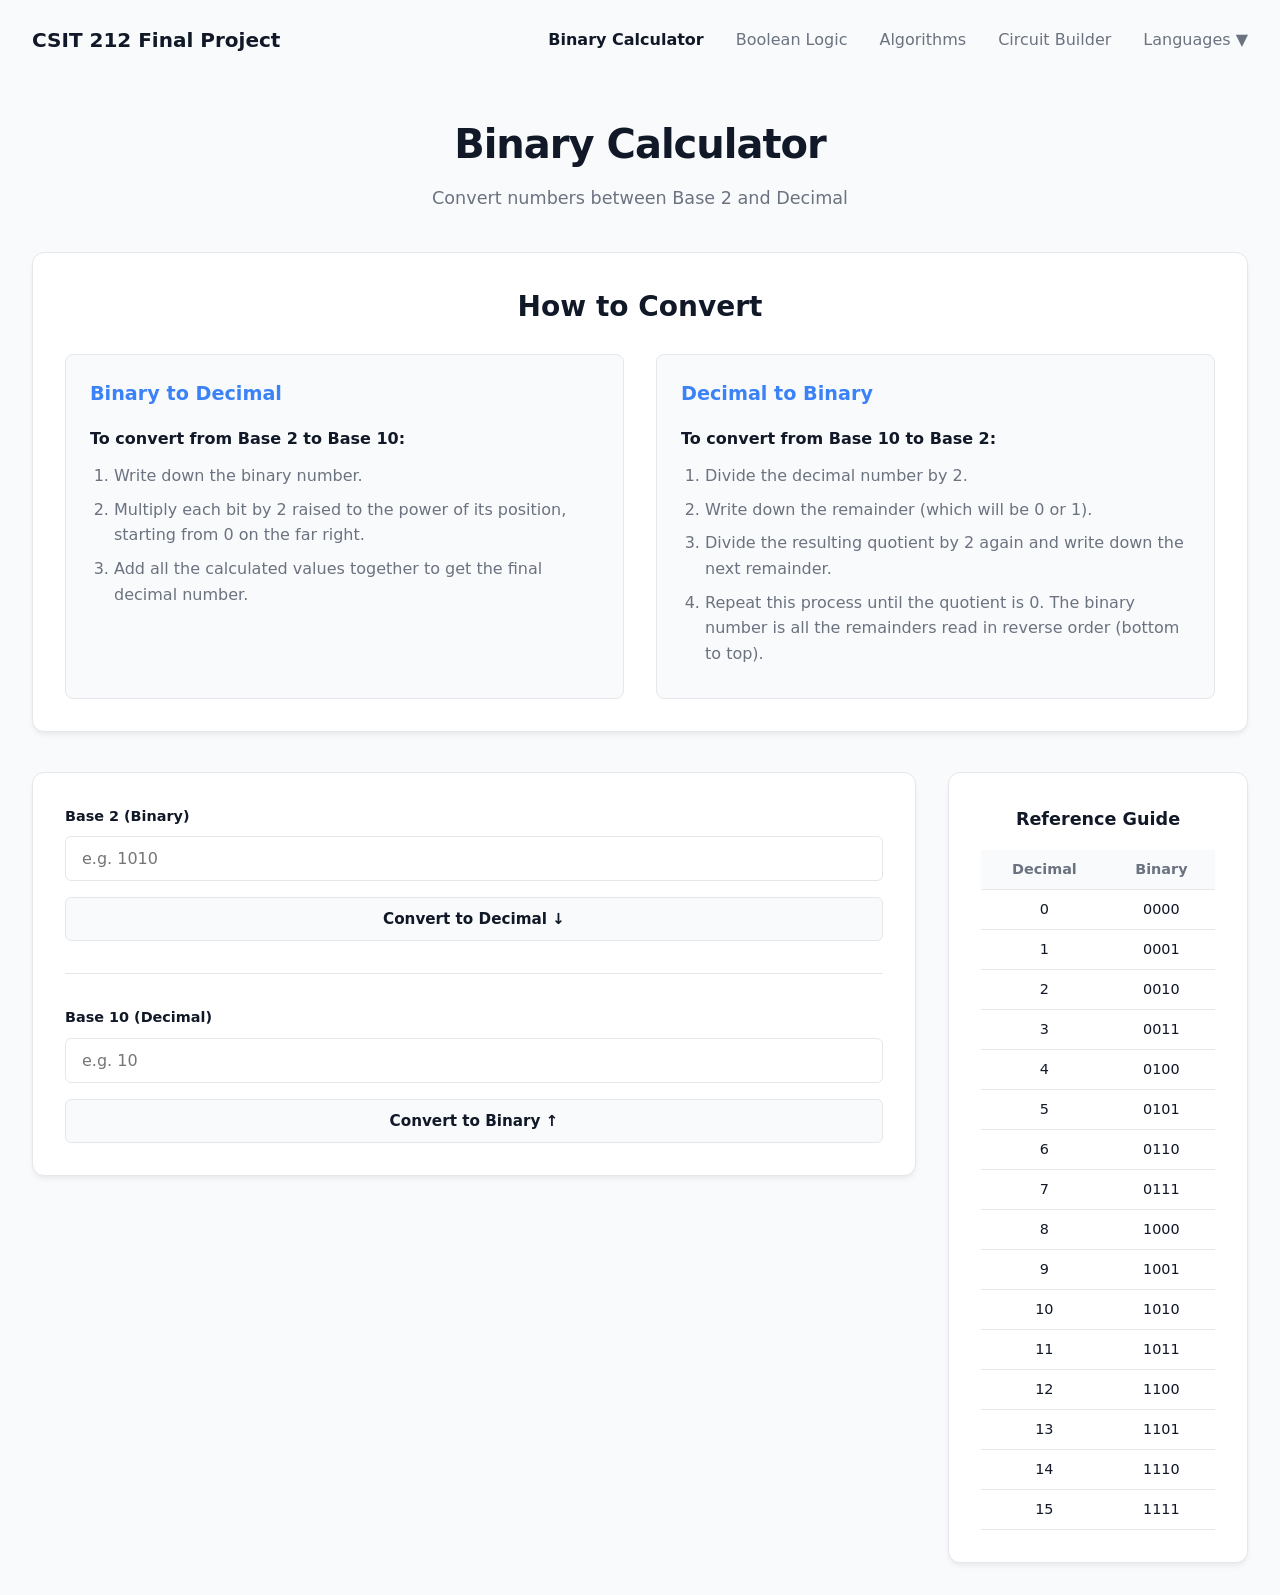
<file: index.html>
<!DOCTYPE html>
<html lang="en">
<head>
    <meta charset="UTF-8">
    <meta name="viewport" content="width=device-width, initial-scale=1.0">
    <title>CSIT 212 Final Project</title>
    <meta name="description" content="A simple and minimalistic binary conversion calculator.">
                <link rel="stylesheet" href="style.css">
</head>
<body>
    <nav class="navbar">
        <a href="index.html" class="nav-brand">CSIT 212 Final Project</a>
        <ul class="nav-links">
            <li><a href="index.html" class="active">Binary Calculator</a></li>
            <li><a href="boolean-logic.html">Boolean Logic</a></li>
            <li><a href="algorithm-visualizer.html">Algorithms</a></li>
            <li><a href="circuit-builder.html">Circuit Builder</a></li>
            <li class="dropdown">
                <a href="javascript:void(0)" class="dropbtn">Languages ▼</a>
                <div class="dropdown-content">
                    <a href="html-summary.html">HTML</a>
                    <a href="css-summary.html">CSS</a>
                    <a href="js-summary.html">JavaScript</a>
                    <a href="python-summary.html">Python</a>
                </div>
            </li>
        </ul>
    </nav>

    <main class="container">
        <header class="header">
            <h1>Binary Calculator</h1>
            <p>Convert numbers between Base 2 and Decimal</p>
        </header>

        <section class="instructions-section card" style="margin-bottom: 2.5rem;">
            <h2>How to Convert</h2>
            <div class="instructions-grid">
                <div class="instruction-block">
                    <h3>Binary to Decimal</h3>
                    <p>To convert from Base 2 to Base 10:</p>
                    <ol>
                        <li>Write down the binary number.</li>
                        <li>Multiply each bit by 2 raised to the power of its position, starting from 0 on the far right.</li>
                        <li>Add all the calculated values together to get the final decimal number.</li>
                    </ol>
                </div>
                <div class="instruction-block">
                    <h3>Decimal to Binary</h3>
                    <p>To convert from Base 10 to Base 2:</p>
                    <ol>
                        <li>Divide the decimal number by 2.</li>
                        <li>Write down the remainder (which will be 0 or 1).</li>
                        <li>Divide the resulting quotient by 2 again and write down the next remainder.</li>
                        <li>Repeat this process until the quotient is 0. The binary number is all the remainders read in reverse order (bottom to top).</li>
                    </ol>
                </div>
            </div>
        </section>

        <div class="main-content">
            <section class="calculator-card card">
                <div class="input-group">
                    <label for="binaryInput">Base 2 (Binary)</label>
                    <input type="text" id="binaryInput" placeholder="e.g. 1010" autocomplete="off">
                    <button id="btnToDecimal" class="btn">Convert to Decimal &darr;</button>
                </div>

                <div class="divider"></div>

                <div class="input-group">
                    <label for="decimalInput">Base 10 (Decimal)</label>
                    <input type="number" id="decimalInput" placeholder="e.g. 10" autocomplete="off">
                    <button id="btnToBinary" class="btn">Convert to Binary &uarr;</button>
                </div>
                
                <div id="errorMessage" class="error-msg" hidden>Invalid input</div>
            </section>

            <aside class="reference-table card">
                <h3>Reference Guide</h3>
                <table>
                    <thead>
                        <tr><th>Decimal</th><th>Binary</th></tr>
                    </thead>
                    <tbody>
                        <tr><td>0</td><td>0000</td></tr>
                        <tr><td>1</td><td>0001</td></tr>
                        <tr><td>2</td><td>0010</td></tr>
                        <tr><td>3</td><td>0011</td></tr>
                        <tr><td>4</td><td>0100</td></tr>
                        <tr><td>5</td><td>0101</td></tr>
                        <tr><td>6</td><td>0110</td></tr>
                        <tr><td>7</td><td>0111</td></tr>
                        <tr><td>8</td><td>1000</td></tr>
                        <tr><td>9</td><td>1001</td></tr>
                        <tr><td>10</td><td>1010</td></tr>
                        <tr><td>11</td><td>1011</td></tr>
                        <tr><td>12</td><td>1100</td></tr>
                        <tr><td>13</td><td>1101</td></tr>
                        <tr><td>14</td><td>1110</td></tr>
                        <tr><td>15</td><td>1111</td></tr>
                    </tbody>
                </table>
            </aside>
        </div>

        
    </main>

    <script src="script.js"></script>
</body>
</html>
</file>
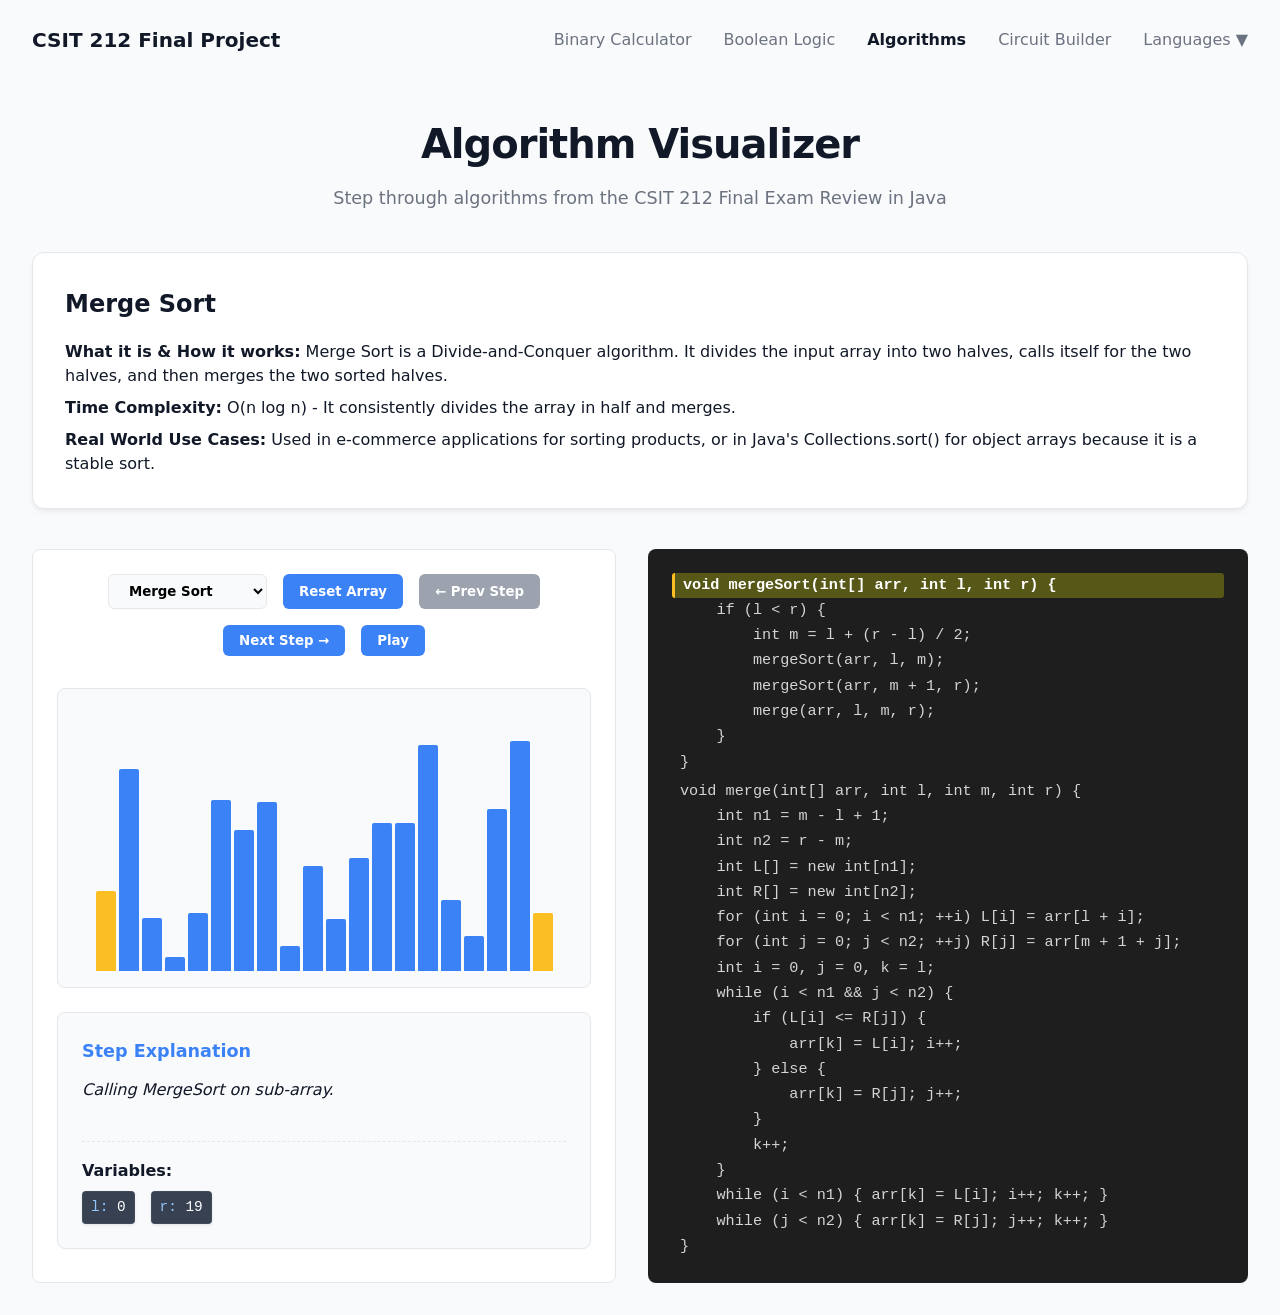
<file: algorithm-visualizer.html>
<!DOCTYPE html>
<html lang="en">
<head>
    <meta charset="UTF-8">
    <meta name="viewport" content="width=device-width, initial-scale=1.0">
    <title>Algorithm Visualizer | CSIT 212 Final Project</title>
    <meta name="description" content="Interactive algorithm visualizer with Java code stepping.">
                <link rel="stylesheet" href="style.css">
    <link rel="stylesheet" href="visualizer.css">
</head>
<body>
    <nav class="navbar">
        <a href="index.html" class="nav-brand">CSIT 212 Final Project</a>
        <ul class="nav-links">
            <li><a href="index.html">Binary Calculator</a></li>
            <li><a href="boolean-logic.html">Boolean Logic</a></li>
            <li><a href="algorithm-visualizer.html" class="active">Algorithms</a></li>
            <li><a href="circuit-builder.html">Circuit Builder</a></li>
            <li class="dropdown">
                <a href="javascript:void(0)" class="dropbtn">Languages ▼</a>
                <div class="dropdown-content">
                    <a href="html-summary.html">HTML</a>
                    <a href="css-summary.html">CSS</a>
                    <a href="js-summary.html">JavaScript</a>
                    <a href="python-summary.html">Python</a>
                </div>
            </li>
        </ul>
    </nav>

    <main class="container">
        <header class="header">
            <h1>Algorithm Visualizer</h1>
            <p>Step through algorithms from the CSIT 212 Final Exam Review in Java</p>
        </header>

        <section id="algorithmDetails" class="card" style="margin-bottom: 2.5rem; padding: 2rem;">
            <!-- Injected by JS -->
        </section>

        <section class="visualizer-container">
            <div class="visualization-panel">
                <div class="controls">
                    <select id="algoSelect">
                        <option value="merge">Merge Sort</option>
                        <option value="quick">Quick Sort</option>
                        <option value="insertion">Insertion Sort</option>
                        <option value="heap">Heap Sort</option>
                        <option value="counting">Counting Sort</option>
                        <option value="diddy">Diddy Sort</option>
                    </select>
                    <button id="btnReset">Reset Array</button>
                    <button id="btnPrev" disabled>&larr; Prev Step</button>
                    <button id="btnNext">Next Step &rarr;</button>
                    <button id="btnPlay">Play</button>
                </div>
                <div id="arrayContainer" class="array-container">
                    <!-- Bars generated by JS -->
                </div>
                <div id="stepDetails" class="step-details-card" style="margin-top: 1.5rem; padding: 1.5rem; border: 1px solid var(--border-color); border-radius: 8px; background-color: var(--bg-color);">
                    <h3>Step Explanation</h3>
                    <p id="explanationText" style="margin-bottom: 1rem; color: var(--text-main); font-style: italic;">Select an algorithm and press Play or Next to see how it works!</p>
                    <div id="variableWatch" class="variable-watch">
                        <strong>Variables:</strong>
                        <div id="variableList" style="display: flex; gap: 1rem; margin-top: 0.5rem; font-family: 'Consolas', monospace;">
                            <!-- Variables injected by JS -->
                        </div>
                    </div>
                </div>
            </div>

            <div class="code-panel">
                <div id="codeContainer">
                    <!-- Java Code injected by JS -->
                </div>
            </div>
        </section>
    </main>

    <script src="visualizer.js"></script>
</body>
</html>
</file>
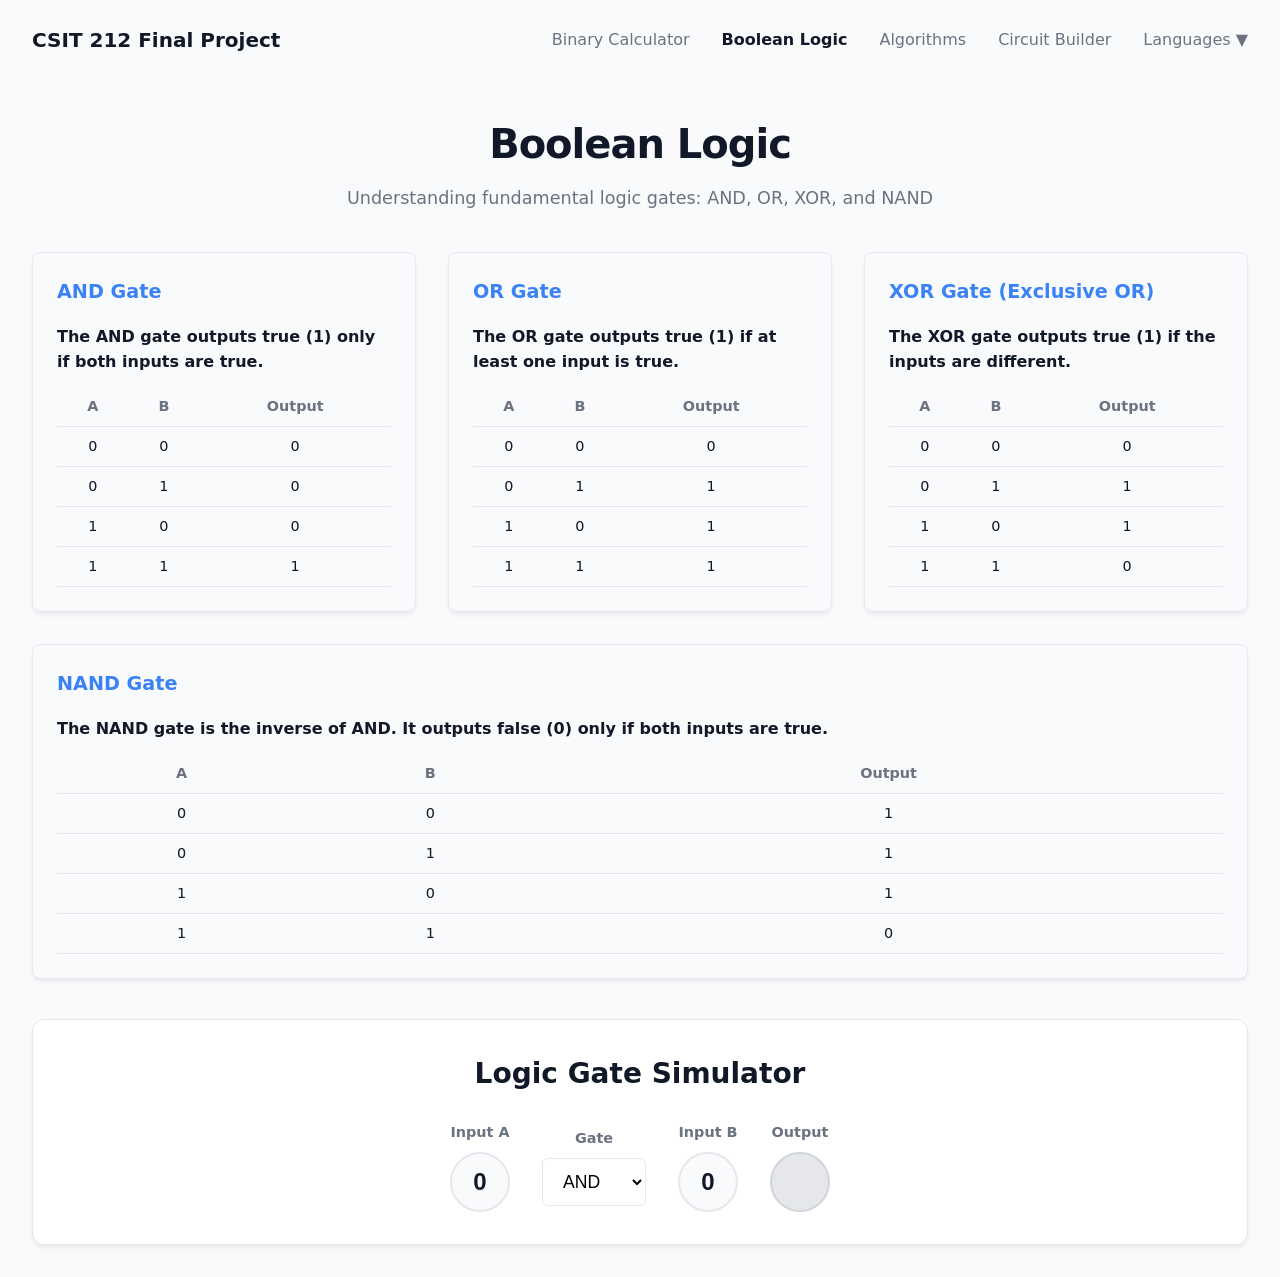
<file: boolean-logic.html>
<!DOCTYPE html>
<html lang="en">
<head>
    <meta charset="UTF-8">
    <meta name="viewport" content="width=device-width, initial-scale=1.0">
    <title>Boolean Logic | CSIT 212 Final Project</title>
    <meta name="description" content="Explanation of boolean logic gates: AND, OR, XOR, NAND.">
                <link rel="stylesheet" href="style.css">
</head>
<body>
    <nav class="navbar">
        <a href="index.html" class="nav-brand">CSIT 212 Final Project</a>
        <ul class="nav-links">
            <li><a href="index.html">Binary Calculator</a></li>
            <li><a href="boolean-logic.html" class="active">Boolean Logic</a></li>
            <li><a href="algorithm-visualizer.html">Algorithms</a></li>
            <li><a href="circuit-builder.html">Circuit Builder</a></li>
            <li class="dropdown">
                <a href="javascript:void(0)" class="dropbtn">Languages ▼</a>
                <div class="dropdown-content">
                    <a href="html-summary.html">HTML</a>
                    <a href="css-summary.html">CSS</a>
                    <a href="js-summary.html">JavaScript</a>
                    <a href="python-summary.html">Python</a>
                </div>
            </li>
        </ul>
    </nav>

    <main class="container">
        <header class="header">
            <h1>Boolean Logic</h1>
            <p>Understanding fundamental logic gates: AND, OR, XOR, and NAND</p>
        </header>

        <section class="instructions-section" style="margin-bottom: 2.5rem;">
            <div class="instructions-grid">
                
                <div class="instruction-block card">
                    <h3>AND Gate</h3>
                    <p>The AND gate outputs true (1) only if <strong>both</strong> inputs are true.</p>
                    <table>
                        <thead>
                            <tr><th>A</th><th>B</th><th>Output</th></tr>
                        </thead>
                        <tbody>
                            <tr><td>0</td><td>0</td><td>0</td></tr>
                            <tr><td>0</td><td>1</td><td>0</td></tr>
                            <tr><td>1</td><td>0</td><td>0</td></tr>
                            <tr><td>1</td><td>1</td><td>1</td></tr>
                        </tbody>
                    </table>
                </div>

                <div class="instruction-block card">
                    <h3>OR Gate</h3>
                    <p>The OR gate outputs true (1) if <strong>at least one</strong> input is true.</p>
                    <table>
                        <thead>
                            <tr><th>A</th><th>B</th><th>Output</th></tr>
                        </thead>
                        <tbody>
                            <tr><td>0</td><td>0</td><td>0</td></tr>
                            <tr><td>0</td><td>1</td><td>1</td></tr>
                            <tr><td>1</td><td>0</td><td>1</td></tr>
                            <tr><td>1</td><td>1</td><td>1</td></tr>
                        </tbody>
                    </table>
                </div>

                <div class="instruction-block card">
                    <h3>XOR Gate (Exclusive OR)</h3>
                    <p>The XOR gate outputs true (1) if the inputs are <strong>different</strong>.</p>
                    <table>
                        <thead>
                            <tr><th>A</th><th>B</th><th>Output</th></tr>
                        </thead>
                        <tbody>
                            <tr><td>0</td><td>0</td><td>0</td></tr>
                            <tr><td>0</td><td>1</td><td>1</td></tr>
                            <tr><td>1</td><td>0</td><td>1</td></tr>
                            <tr><td>1</td><td>1</td><td>0</td></tr>
                        </tbody>
                    </table>
                </div>

                <div class="instruction-block card">
                    <h3>NAND Gate</h3>
                    <p>The NAND gate is the inverse of AND. It outputs false (0) only if <strong>both</strong> inputs are true.</p>
                    <table>
                        <thead>
                            <tr><th>A</th><th>B</th><th>Output</th></tr>
                        </thead>
                        <tbody>
                            <tr><td>0</td><td>0</td><td>1</td></tr>
                            <tr><td>0</td><td>1</td><td>1</td></tr>
                            <tr><td>1</td><td>0</td><td>1</td></tr>
                            <tr><td>1</td><td>1</td><td>0</td></tr>
                        </tbody>
                    </table>
                </div>

            </div>
        </section>

        <section class="interactive-logic card" style="text-align: center;">
            <h2>Logic Gate Simulator</h2>
            <div class="simulator-controls" style="display: flex; justify-content: center; gap: 2rem; align-items: center; margin-top: 1.5rem;">
                
                <div class="input-section">
                    <label>Input A</label>
                    <button id="btnInputA" class="toggle-btn" data-state="0">0</button>
                </div>

                <div class="gate-section">
                    <label for="gateSelect">Gate</label>
                    <select id="gateSelect" class="gate-select">
                        <option value="AND">AND</option>
                        <option value="OR">OR</option>
                        <option value="XOR">XOR</option>
                        <option value="NAND">NAND</option>
                    </select>
                </div>

                <div class="input-section">
                    <label>Input B</label>
                    <button id="btnInputB" class="toggle-btn" data-state="0">0</button>
                </div>

                <div class="output-section">
                    <label>Output</label>
                    <div id="lightBulb" class="light-bulb off"></div>
                </div>

            </div>
        </section>
    </main>

    <script src="script.js"></script>
</body>
</html>
</file>
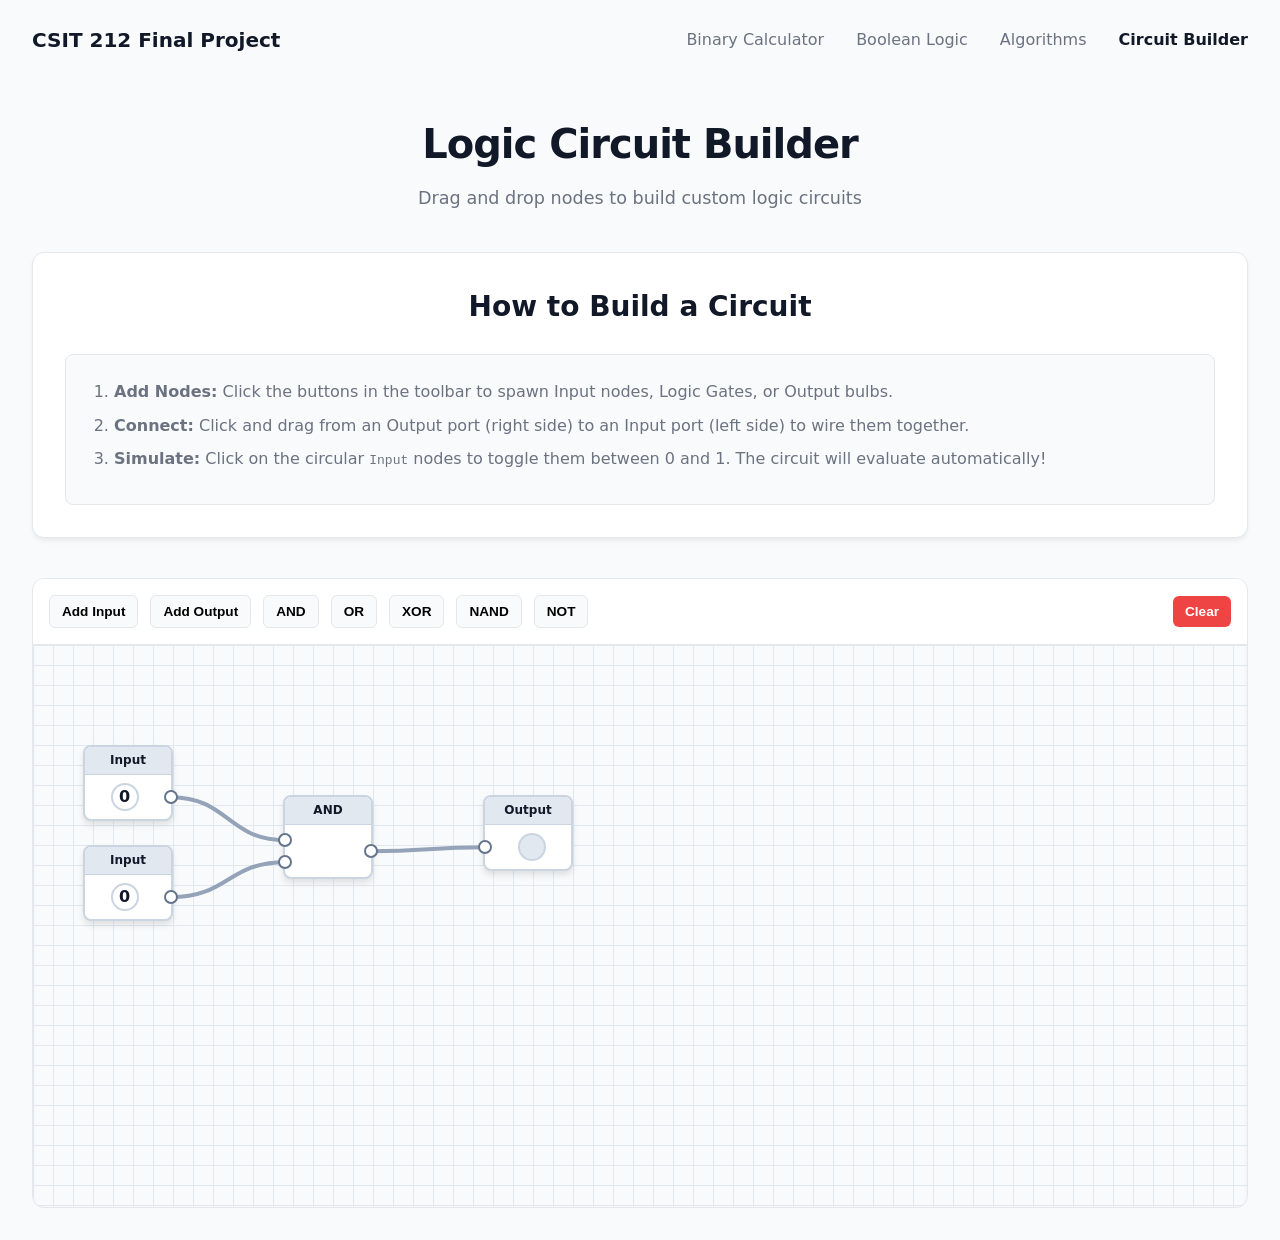
<file: circuit-builder.html>
<!DOCTYPE html>
<html lang="en">
<head>
    <meta charset="UTF-8">
    <meta name="viewport" content="width=device-width, initial-scale=1.0">
    <title>Logic Circuit Builder | CSIT 212 Final Project</title>
    <meta name="description" content="Interactive visual builder for boolean logic circuits.">
                <link rel="stylesheet" href="style.css">
    <link rel="stylesheet" href="circuit.css">
</head>
<body>
    <nav class="navbar">
        <a href="index.html" class="nav-brand">CSIT 212 Final Project</a>
        <ul class="nav-links">
            <li><a href="index.html">Binary Calculator</a></li>
            <li><a href="boolean-logic.html">Boolean Logic</a></li>
            <li><a href="algorithm-visualizer.html">Algorithms</a></li>
            <li><a href="circuit-builder.html" class="active">Circuit Builder</a></li>
        </ul>
    </nav>

    <main class="container">
        <header class="header">
            <h1>Logic Circuit Builder</h1>
            <p>Drag and drop nodes to build custom logic circuits</p>
        </header>

        <section class="instructions-section card" style="margin-bottom: 2.5rem;">
            <h2>How to Build a Circuit</h2>
            <div class="instructions-grid">
                <div class="instruction-block">
                    <ol>
                        <li><strong>Add Nodes:</strong> Click the buttons in the toolbar to spawn Input nodes, Logic Gates, or Output bulbs.</li>
                        <li><strong>Connect:</strong> Click and drag from an Output port (right side) to an Input port (left side) to wire them together.</li>
                        <li><strong>Simulate:</strong> Click on the circular <code>Input</code> nodes to toggle them between 0 and 1. The circuit will evaluate automatically!</li>
                    </ol>
                </div>
            </div>
        </section>

        <section class="circuit-layout">
            <div class="circuit-toolbar">
                <button class="toolbar-btn" id="addInput">Add Input</button>
                <button class="toolbar-btn" id="addOutput">Add Output</button>
                <button class="toolbar-btn" id="addAND">AND</button>
                <button class="toolbar-btn" id="addOR">OR</button>
                <button class="toolbar-btn" id="addXOR">XOR</button>
                <button class="toolbar-btn" id="addNAND">NAND</button>
                <button class="toolbar-btn" id="addNOT">NOT</button>
                <div style="flex:1"></div>
                <button class="toolbar-btn" style="background:#ef4444; color:white; border:none;" id="clearWorkspace">Clear</button>
            </div>
            <div class="circuit-workspace" id="workspace">
                <svg id="wireCanvas"></svg>
            </div>
        </section>
    </main>

    <script src="circuit.js"></script>
</body>
</html>
</file>
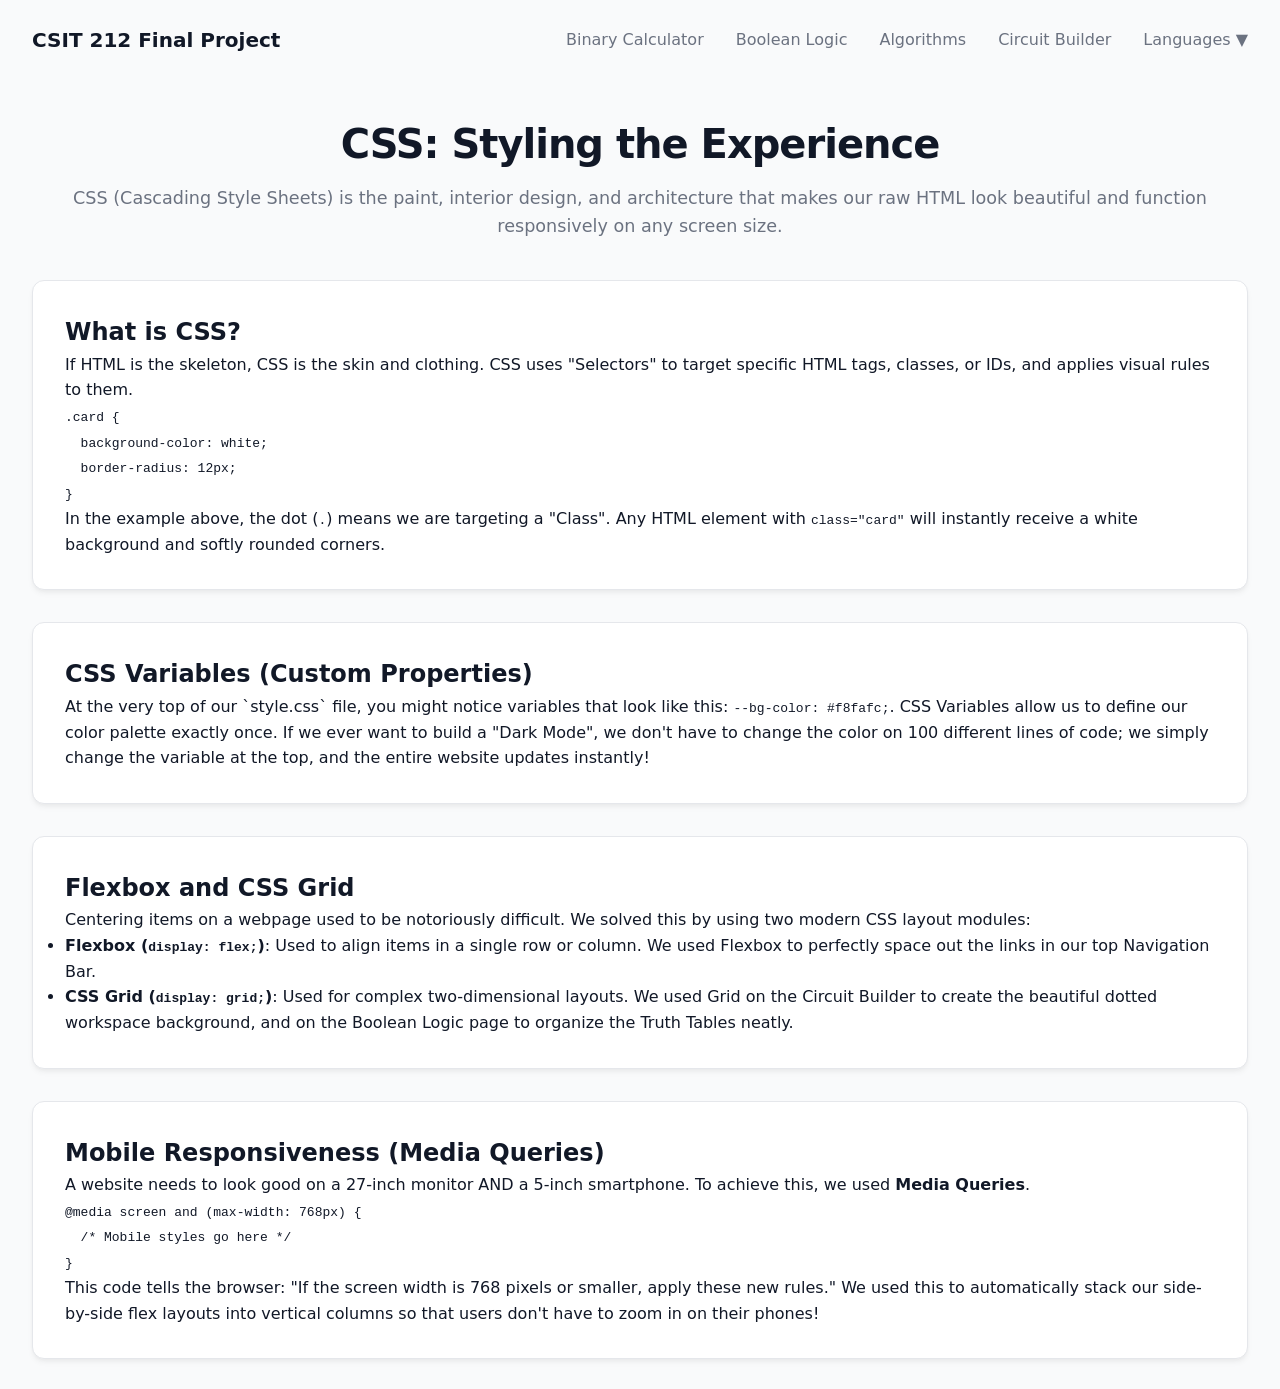
<file: css-summary.html>
<!DOCTYPE html>
<html lang="en">
<head>
    <meta charset="UTF-8">
    <meta name="viewport" content="width=device-width, initial-scale=1.0">
    <title>CSS Summary - CSIT 212 Final Project</title>
        <link rel="stylesheet" href="style.css">
</head>
<body>
    <nav class="navbar">
        <a href="index.html" class="nav-brand">CSIT 212 Final Project</a>
        <ul class="nav-links">
            <li><a href="index.html">Binary Calculator</a></li>
            <li><a href="boolean-logic.html">Boolean Logic</a></li>
            <li><a href="algorithm-visualizer.html">Algorithms</a></li>
            <li><a href="circuit-builder.html">Circuit Builder</a></li>
            <li class="dropdown">
                <a href="javascript:void(0)" class="dropbtn">Languages ▼</a>
                <div class="dropdown-content">
                    <a href="html-summary.html">HTML</a>
                    <a href="css-summary.html">CSS</a>
                    <a href="js-summary.html">JavaScript</a>
                    <a href="python-summary.html">Python</a>
                </div>
            </li>
        </ul>
    </nav>

    <main class="container">
        <header class="header">
            <h1>CSS: Styling the Experience</h1>
            <p>CSS (Cascading Style Sheets) is the paint, interior design, and architecture that makes our raw HTML look beautiful and function responsively on any screen size.</p>
        </header>

        <section class="educational-content">
            <article class="card" style="margin-bottom: 2rem;">
                <h2>What is CSS?</h2>
                <p>If HTML is the skeleton, CSS is the skin and clothing. CSS uses "Selectors" to target specific HTML tags, classes, or IDs, and applies visual rules to them.</p>
                <div class="code-snippet">
                    <code>.card {</code><br>
                    <code>&nbsp;&nbsp;background-color: white;</code><br>
                    <code>&nbsp;&nbsp;border-radius: 12px;</code><br>
                    <code>}</code>
                </div>
                <p>In the example above, the dot (<code>.</code>) means we are targeting a "Class". Any HTML element with <code>class="card"</code> will instantly receive a white background and softly rounded corners.</p>
            </article>

            <article class="card" style="margin-bottom: 2rem;">
                <h2>CSS Variables (Custom Properties)</h2>
                <p>At the very top of our `style.css` file, you might notice variables that look like this: <code>--bg-color: #f8fafc;</code>. CSS Variables allow us to define our color palette exactly once. If we ever want to build a "Dark Mode", we don't have to change the color on 100 different lines of code; we simply change the variable at the top, and the entire website updates instantly!</p>
            </article>

            <article class="card" style="margin-bottom: 2rem;">
                <h2>Flexbox and CSS Grid</h2>
                <p>Centering items on a webpage used to be notoriously difficult. We solved this by using two modern CSS layout modules:</p>
                <ul>
                    <li><strong>Flexbox (<code>display: flex;</code>)</strong>: Used to align items in a single row or column. We used Flexbox to perfectly space out the links in our top Navigation Bar.</li>
                    <li><strong>CSS Grid (<code>display: grid;</code>)</strong>: Used for complex two-dimensional layouts. We used Grid on the Circuit Builder to create the beautiful dotted workspace background, and on the Boolean Logic page to organize the Truth Tables neatly.</li>
                </ul>
            </article>

            <article class="card">
                <h2>Mobile Responsiveness (Media Queries)</h2>
                <p>A website needs to look good on a 27-inch monitor AND a 5-inch smartphone. To achieve this, we used <strong>Media Queries</strong>.</p>
                <div class="code-snippet">
                    <code>@media screen and (max-width: 768px) {</code><br>
                    <code>&nbsp;&nbsp;/* Mobile styles go here */</code><br>
                    <code>}</code>
                </div>
                <p>This code tells the browser: "If the screen width is 768 pixels or smaller, apply these new rules." We used this to automatically stack our side-by-side flex layouts into vertical columns so that users don't have to zoom in on their phones!</p>
            </article>
        </section>
    </main>
</body>
</html>
</file>
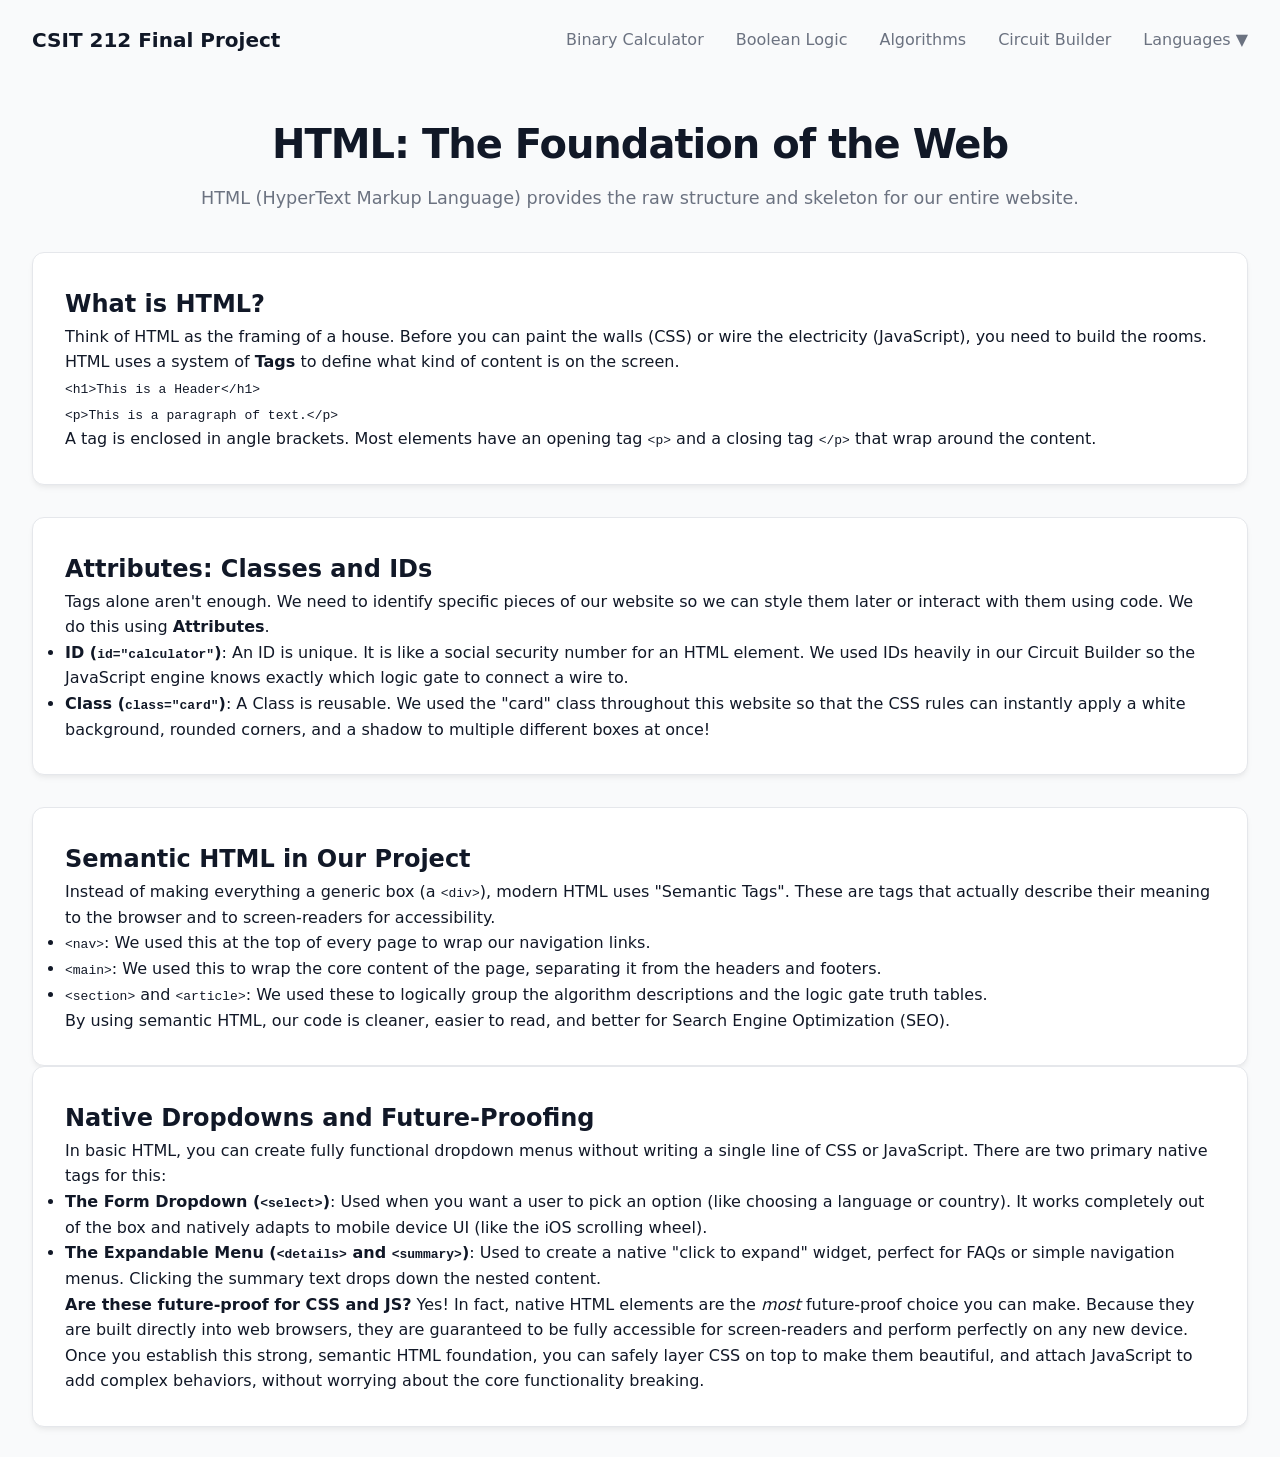
<file: html-summary.html>
<!DOCTYPE html>
<html lang="en">
<head>
    <meta charset="UTF-8">
    <meta name="viewport" content="width=device-width, initial-scale=1.0">
    <title>HTML Summary - CSIT 212 Final Project</title>
        <link rel="stylesheet" href="style.css">
</head>
<body>
    <nav class="navbar">
        <a href="index.html" class="nav-brand">CSIT 212 Final Project</a>
        <ul class="nav-links">
            <li><a href="index.html">Binary Calculator</a></li>
            <li><a href="boolean-logic.html">Boolean Logic</a></li>
            <li><a href="algorithm-visualizer.html">Algorithms</a></li>
            <li><a href="circuit-builder.html">Circuit Builder</a></li>
            <li class="dropdown">
                <a href="javascript:void(0)" class="dropbtn">Languages ▼</a>
                <div class="dropdown-content">
                    <a href="html-summary.html">HTML</a>
                    <a href="css-summary.html">CSS</a>
                    <a href="js-summary.html">JavaScript</a>
                    <a href="python-summary.html">Python</a>
                </div>
            </li>
        </ul>
    </nav>

    <main class="container">
        <header class="header">
            <h1>HTML: The Foundation of the Web</h1>
            <p>HTML (HyperText Markup Language) provides the raw structure and skeleton for our entire website.</p>
        </header>

        <section class="educational-content">
            <article class="card" style="margin-bottom: 2rem;">
                <h2>What is HTML?</h2>
                <p>Think of HTML as the framing of a house. Before you can paint the walls (CSS) or wire the electricity (JavaScript), you need to build the rooms. HTML uses a system of <strong>Tags</strong> to define what kind of content is on the screen.</p>
                <div class="code-snippet">
                    <code>&lt;h1&gt;This is a Header&lt;/h1&gt;</code><br>
                    <code>&lt;p&gt;This is a paragraph of text.&lt;/p&gt;</code>
                </div>
                <p>A tag is enclosed in angle brackets. Most elements have an opening tag <code>&lt;p&gt;</code> and a closing tag <code>&lt;/p&gt;</code> that wrap around the content.</p>
            </article>

            <article class="card" style="margin-bottom: 2rem;">
                <h2>Attributes: Classes and IDs</h2>
                <p>Tags alone aren't enough. We need to identify specific pieces of our website so we can style them later or interact with them using code. We do this using <strong>Attributes</strong>.</p>
                <ul>
                    <li><strong>ID (<code>id="calculator"</code>)</strong>: An ID is unique. It is like a social security number for an HTML element. We used IDs heavily in our Circuit Builder so the JavaScript engine knows exactly which logic gate to connect a wire to.</li>
                    <li><strong>Class (<code>class="card"</code>)</strong>: A Class is reusable. We used the "card" class throughout this website so that the CSS rules can instantly apply a white background, rounded corners, and a shadow to multiple different boxes at once!</li>
                </ul>
            </article>

            <article class="card">
                <h2>Semantic HTML in Our Project</h2>
                <p>Instead of making everything a generic box (a <code>&lt;div&gt;</code>), modern HTML uses "Semantic Tags". These are tags that actually describe their meaning to the browser and to screen-readers for accessibility.</p>
                <ul>
                    <li><code>&lt;nav&gt;</code>: We used this at the top of every page to wrap our navigation links.</li>
                    <li><code>&lt;main&gt;</code>: We used this to wrap the core content of the page, separating it from the headers and footers.</li>
                    <li><code>&lt;section&gt;</code> and <code>&lt;article&gt;</code>: We used these to logically group the algorithm descriptions and the logic gate truth tables.</li>
                </ul>
                <p>By using semantic HTML, our code is cleaner, easier to read, and better for Search Engine Optimization (SEO).</p>
            </article>

            <article class="card">
                <h2>Native Dropdowns and Future-Proofing</h2>
                <p>In basic HTML, you can create fully functional dropdown menus without writing a single line of CSS or JavaScript. There are two primary native tags for this:</p>
                <ul>
                    <li><strong>The Form Dropdown (<code>&lt;select&gt;</code>)</strong>: Used when you want a user to pick an option (like choosing a language or country). It works completely out of the box and natively adapts to mobile device UI (like the iOS scrolling wheel).</li>
                    <li><strong>The Expandable Menu (<code>&lt;details&gt;</code> and <code>&lt;summary&gt;</code>)</strong>: Used to create a native "click to expand" widget, perfect for FAQs or simple navigation menus. Clicking the summary text drops down the nested content.</li>
                </ul>
                <p><strong>Are these future-proof for CSS and JS?</strong> Yes! In fact, native HTML elements are the <em>most</em> future-proof choice you can make. Because they are built directly into web browsers, they are guaranteed to be fully accessible for screen-readers and perform perfectly on any new device. Once you establish this strong, semantic HTML foundation, you can safely layer CSS on top to make them beautiful, and attach JavaScript to add complex behaviors, without worrying about the core functionality breaking.</p>
            </article>
        </section>
    </main>
</body>
</html>
</file>
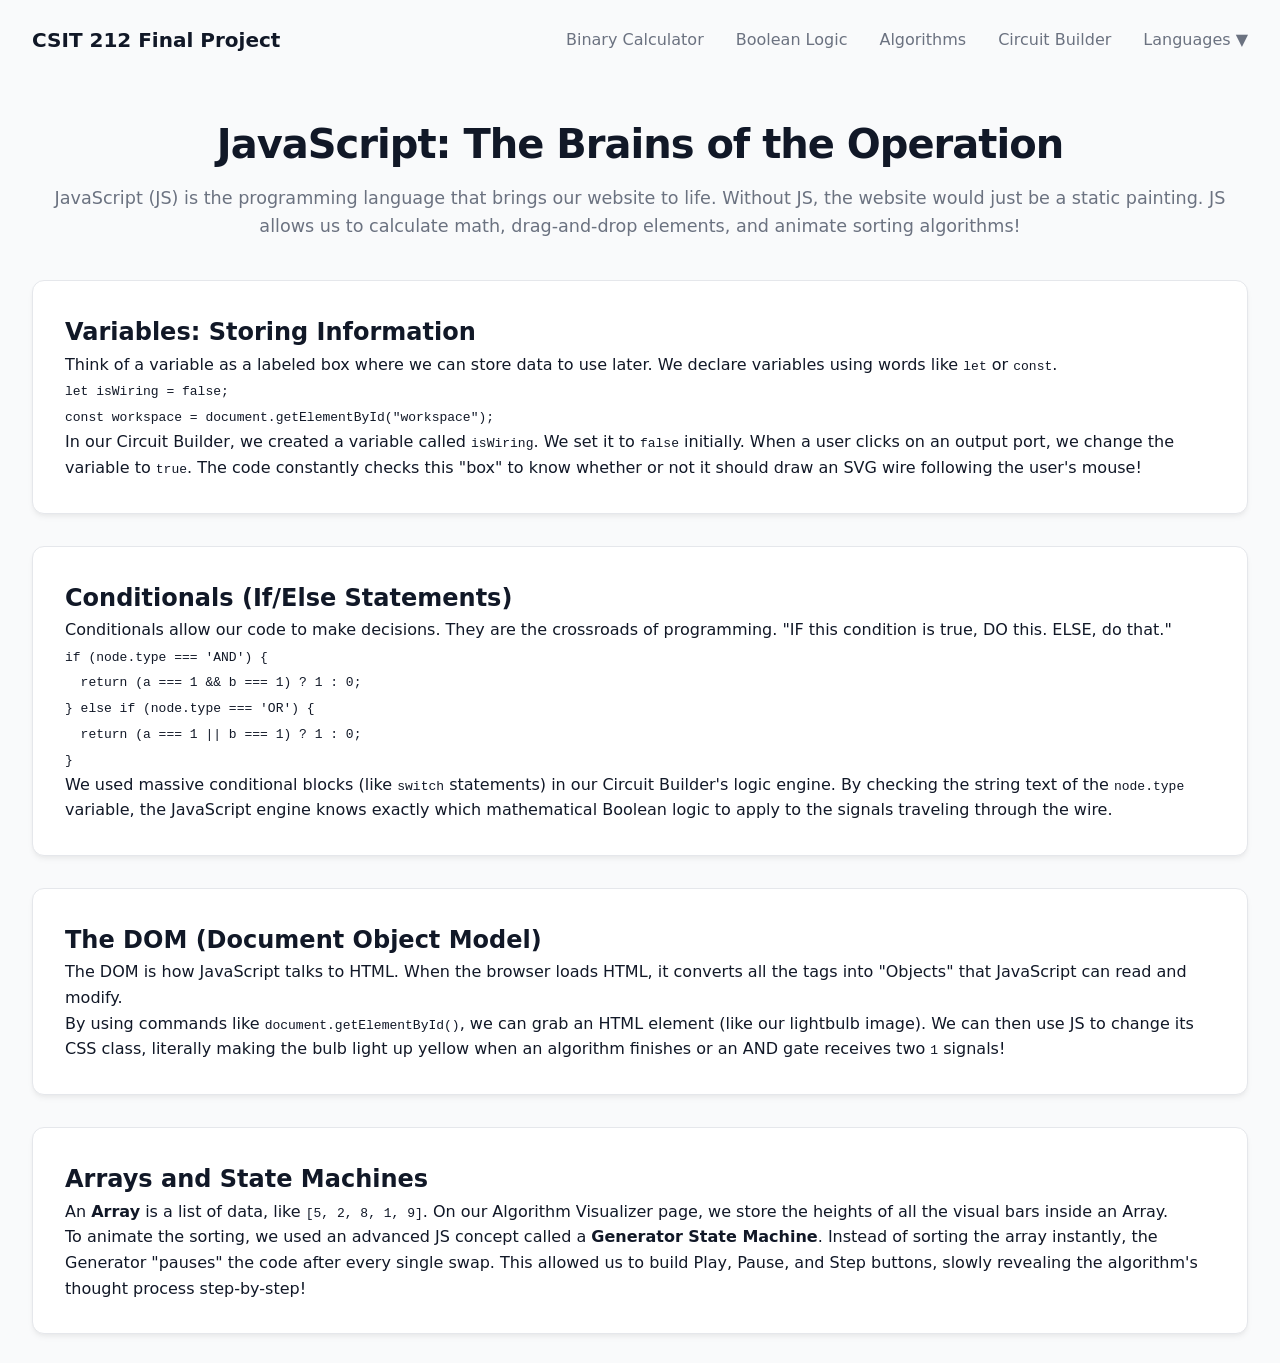
<file: js-summary.html>
<!DOCTYPE html>
<html lang="en">
<head>
    <meta charset="UTF-8">
    <meta name="viewport" content="width=device-width, initial-scale=1.0">
    <title>JavaScript Summary - CSIT 212 Final Project</title>
        <link rel="stylesheet" href="style.css">
</head>
<body>
    <nav class="navbar">
        <a href="index.html" class="nav-brand">CSIT 212 Final Project</a>
        <ul class="nav-links">
            <li><a href="index.html">Binary Calculator</a></li>
            <li><a href="boolean-logic.html">Boolean Logic</a></li>
            <li><a href="algorithm-visualizer.html">Algorithms</a></li>
            <li><a href="circuit-builder.html">Circuit Builder</a></li>
            <li class="dropdown">
                <a href="javascript:void(0)" class="dropbtn">Languages ▼</a>
                <div class="dropdown-content">
                    <a href="html-summary.html">HTML</a>
                    <a href="css-summary.html">CSS</a>
                    <a href="js-summary.html">JavaScript</a>
                    <a href="python-summary.html">Python</a>
                </div>
            </li>
        </ul>
    </nav>

    <main class="container">
        <header class="header">
            <h1>JavaScript: The Brains of the Operation</h1>
            <p>JavaScript (JS) is the programming language that brings our website to life. Without JS, the website would just be a static painting. JS allows us to calculate math, drag-and-drop elements, and animate sorting algorithms!</p>
        </header>

        <section class="educational-content">
            <article class="card" style="margin-bottom: 2rem;">
                <h2>Variables: Storing Information</h2>
                <p>Think of a variable as a labeled box where we can store data to use later. We declare variables using words like <code>let</code> or <code>const</code>.</p>
                <div class="code-snippet">
                    <code>let isWiring = false;</code><br>
                    <code>const workspace = document.getElementById("workspace");</code>
                </div>
                <p>In our Circuit Builder, we created a variable called <code>isWiring</code>. We set it to <code>false</code> initially. When a user clicks on an output port, we change the variable to <code>true</code>. The code constantly checks this "box" to know whether or not it should draw an SVG wire following the user's mouse!</p>
            </article>

            <article class="card" style="margin-bottom: 2rem;">
                <h2>Conditionals (If/Else Statements)</h2>
                <p>Conditionals allow our code to make decisions. They are the crossroads of programming. "IF this condition is true, DO this. ELSE, do that."</p>
                <div class="code-snippet">
                    <code>if (node.type === 'AND') {</code><br>
                    <code>&nbsp;&nbsp;return (a === 1 && b === 1) ? 1 : 0;</code><br>
                    <code>} else if (node.type === 'OR') {</code><br>
                    <code>&nbsp;&nbsp;return (a === 1 || b === 1) ? 1 : 0;</code><br>
                    <code>}</code>
                </div>
                <p>We used massive conditional blocks (like <code>switch</code> statements) in our Circuit Builder's logic engine. By checking the string text of the <code>node.type</code> variable, the JavaScript engine knows exactly which mathematical Boolean logic to apply to the signals traveling through the wire.</p>
            </article>

            <article class="card" style="margin-bottom: 2rem;">
                <h2>The DOM (Document Object Model)</h2>
                <p>The DOM is how JavaScript talks to HTML. When the browser loads HTML, it converts all the tags into "Objects" that JavaScript can read and modify.</p>
                <p>By using commands like <code>document.getElementById()</code>, we can grab an HTML element (like our lightbulb image). We can then use JS to change its CSS class, literally making the bulb light up yellow when an algorithm finishes or an AND gate receives two <code>1</code> signals!</p>
            </article>

            <article class="card">
                <h2>Arrays and State Machines</h2>
                <p>An <strong>Array</strong> is a list of data, like <code>[5, 2, 8, 1, 9]</code>. On our Algorithm Visualizer page, we store the heights of all the visual bars inside an Array.</p>
                <p>To animate the sorting, we used an advanced JS concept called a <strong>Generator State Machine</strong>. Instead of sorting the array instantly, the Generator "pauses" the code after every single swap. This allowed us to build Play, Pause, and Step buttons, slowly revealing the algorithm's thought process step-by-step!</p>
            </article>
        </section>
    </main>
</body>
</html>
</file>
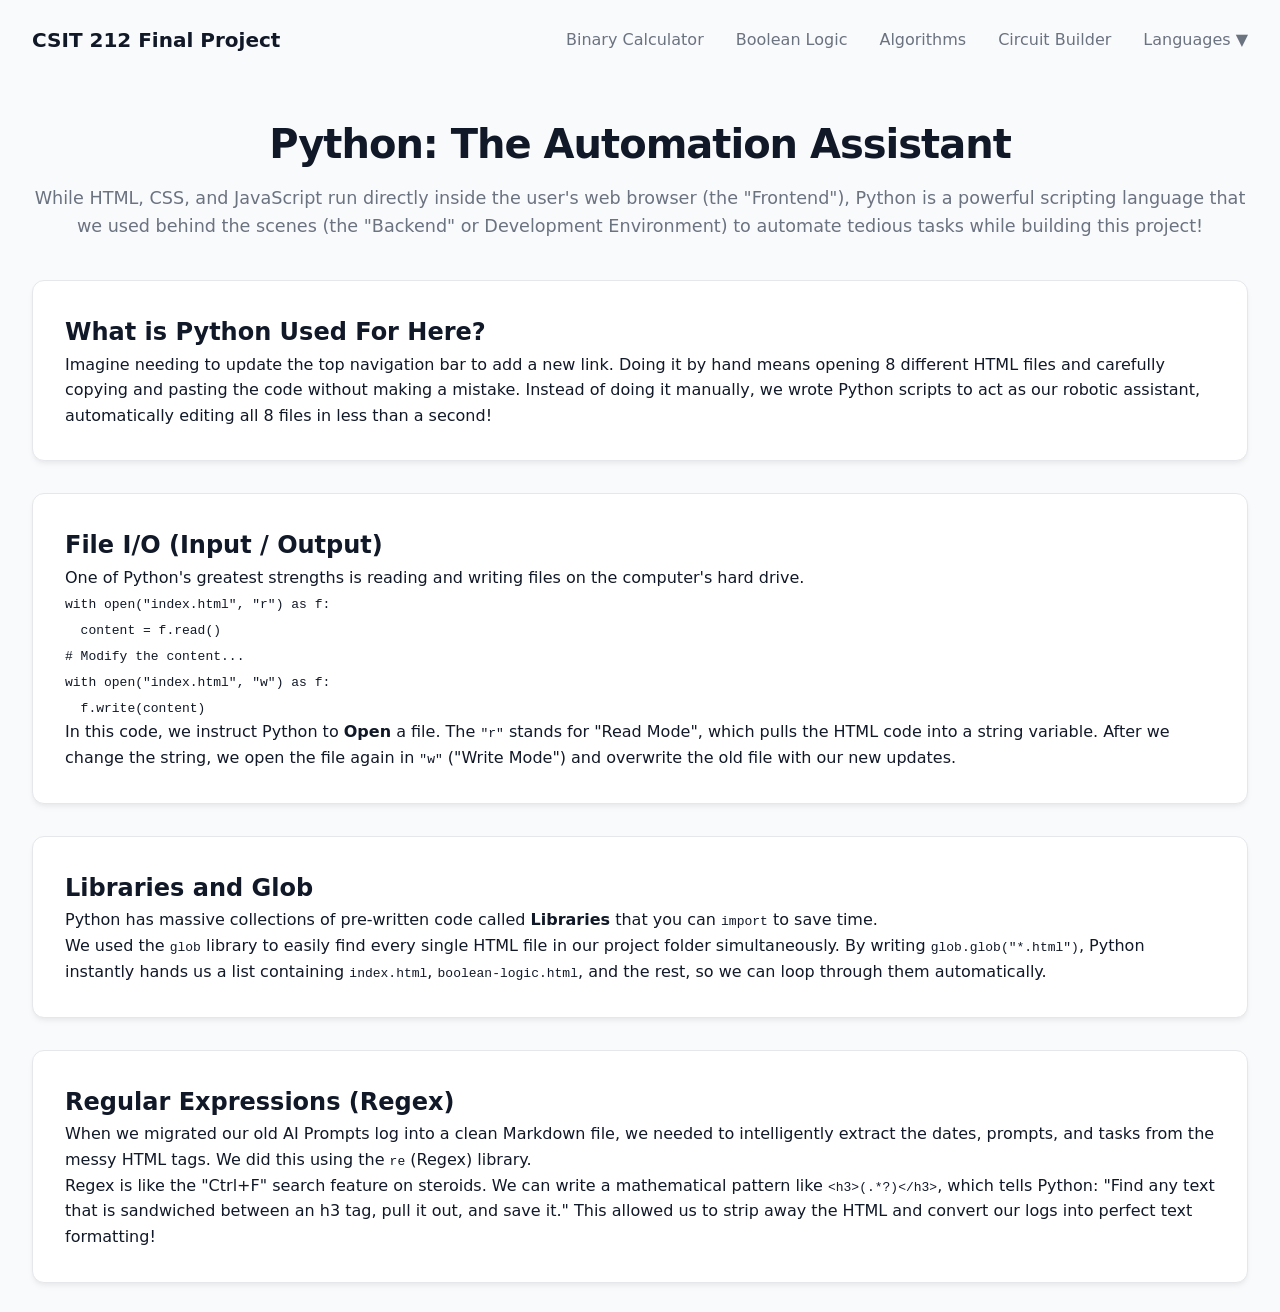
<file: python-summary.html>
<!DOCTYPE html>
<html lang="en">
<head>
    <meta charset="UTF-8">
    <meta name="viewport" content="width=device-width, initial-scale=1.0">
    <title>Python Summary - CSIT 212 Final Project</title>
        <link rel="stylesheet" href="style.css">
</head>
<body>
    <nav class="navbar">
        <a href="index.html" class="nav-brand">CSIT 212 Final Project</a>
        <ul class="nav-links">
            <li><a href="index.html">Binary Calculator</a></li>
            <li><a href="boolean-logic.html">Boolean Logic</a></li>
            <li><a href="algorithm-visualizer.html">Algorithms</a></li>
            <li><a href="circuit-builder.html">Circuit Builder</a></li>
            <li class="dropdown">
                <a href="javascript:void(0)" class="dropbtn">Languages ▼</a>
                <div class="dropdown-content">
                    <a href="html-summary.html">HTML</a>
                    <a href="css-summary.html">CSS</a>
                    <a href="js-summary.html">JavaScript</a>
                    <a href="python-summary.html">Python</a>
                </div>
            </li>
        </ul>
    </nav>

    <main class="container">
        <header class="header">
            <h1>Python: The Automation Assistant</h1>
            <p>While HTML, CSS, and JavaScript run directly inside the user's web browser (the "Frontend"), Python is a powerful scripting language that we used behind the scenes (the "Backend" or Development Environment) to automate tedious tasks while building this project!</p>
        </header>

        <section class="educational-content">
            <article class="card" style="margin-bottom: 2rem;">
                <h2>What is Python Used For Here?</h2>
                <p>Imagine needing to update the top navigation bar to add a new link. Doing it by hand means opening 8 different HTML files and carefully copying and pasting the code without making a mistake. Instead of doing it manually, we wrote Python scripts to act as our robotic assistant, automatically editing all 8 files in less than a second!</p>
            </article>

            <article class="card" style="margin-bottom: 2rem;">
                <h2>File I/O (Input / Output)</h2>
                <p>One of Python's greatest strengths is reading and writing files on the computer's hard drive.</p>
                <div class="code-snippet">
                    <code>with open("index.html", "r") as f:</code><br>
                    <code>&nbsp;&nbsp;content = f.read()</code><br>
                    <code># Modify the content...</code><br>
                    <code>with open("index.html", "w") as f:</code><br>
                    <code>&nbsp;&nbsp;f.write(content)</code>
                </div>
                <p>In this code, we instruct Python to <strong>Open</strong> a file. The <code>"r"</code> stands for "Read Mode", which pulls the HTML code into a string variable. After we change the string, we open the file again in <code>"w"</code> ("Write Mode") and overwrite the old file with our new updates.</p>
            </article>

            <article class="card" style="margin-bottom: 2rem;">
                <h2>Libraries and Glob</h2>
                <p>Python has massive collections of pre-written code called <strong>Libraries</strong> that you can <code>import</code> to save time.</p>
                <p>We used the <code>glob</code> library to easily find every single HTML file in our project folder simultaneously. By writing <code>glob.glob("*.html")</code>, Python instantly hands us a list containing <code>index.html</code>, <code>boolean-logic.html</code>, and the rest, so we can loop through them automatically.</p>
            </article>

            <article class="card">
                <h2>Regular Expressions (Regex)</h2>
                <p>When we migrated our old AI Prompts log into a clean Markdown file, we needed to intelligently extract the dates, prompts, and tasks from the messy HTML tags. We did this using the <code>re</code> (Regex) library.</p>
                <p>Regex is like the "Ctrl+F" search feature on steroids. We can write a mathematical pattern like <code>&lt;h3&gt;(.*?)&lt;/h3&gt;</code>, which tells Python: "Find any text that is sandwiched between an h3 tag, pull it out, and save it." This allowed us to strip away the HTML and convert our logs into perfect text formatting!</p>
            </article>
        </section>
    </main>
</body>
</html>
</file>
<file: style.css>
:root {
    --bg-color: #f9fafb;
    --card-bg: #ffffff;
    --text-main: #111827;
    --text-muted: #6b7280;
    --accent-color: #3b82f6;
    --accent-hover: #2563eb;
    --border-color: #e5e7eb;
    --error-color: #ef4444;
}

* {
    box-sizing: border-box;
    margin: 0;
    padding: 0;
}

body {
    font-family: system-ui, -apple-system, BlinkMacSystemFont, 'Segoe UI', Roboto, Helvetica, Arial, sans-serif;
    background-color: var(--bg-color);
    color: var(--text-main);
    line-height: 1.6;
    display: flex;
    flex-direction: column;
    align-items: center;
    min-height: 100vh;
}

/* Navigation */
.navbar {
    width: 100%;
    max-width: 1400px;
    display: flex;
    justify-content: space-between;
    align-items: center;
    padding: 1.5rem 2rem;
    background-color: var(--bg-color);
}

.nav-brand {
    font-weight: 600;
    font-size: 1.25rem;
    color: var(--text-main);
    text-decoration: none;
    transition: opacity 0.2s ease;
}

.nav-brand:hover {
    opacity: 0.8;
}

.nav-links {
    list-style: none;
    display: flex;
    gap: 2rem;
}

.nav-links a {
    text-decoration: none;
    color: var(--text-muted);
    font-weight: 400;
    transition: color 0.2s ease;
}

.nav-links a:hover, .nav-links a.active {
    color: var(--text-main);
    font-weight: 600;
}

/* Dropdown */
.dropdown {
    position: relative;
    display: inline-block;
}

.dropdown-content {
    display: none;
    position: absolute;
    background-color: var(--card-bg);
    min-width: 160px;
    box-shadow: var(--shadow);
    z-index: 1000;
    border-radius: 8px;
    overflow: hidden;
    top: 100%;
    left: 50%;
    transform: translateX(-50%);
}

.dropdown-content a {
    color: var(--text-main);
    padding: 12px 16px;
    text-decoration: none;
    display: block;
    font-weight: 400;
}

.dropdown-content a:hover {
    background-color: var(--bg-color);
    color: var(--accent-color);
}

.dropdown:hover .dropdown-content {
    display: block;
}

/* Layout */
.container {
    width: 100%;
    max-width: 1400px;
    padding: 2rem;
    flex: 1;
}

.header {
    margin-bottom: 2.5rem;
    text-align: center;
}

.header h1 {
    font-size: 2.5rem;
    font-weight: 600;
    margin-bottom: 0.5rem;
    letter-spacing: -0.025em;
}

.header p {
    color: var(--text-muted);
    font-size: 1.1rem;
}

.main-content {
    display: flex;
    gap: 2rem;
    align-items: flex-start;
    flex-wrap: wrap;
}

.card {
    background: var(--card-bg);
    border: 1px solid var(--border-color);
    border-radius: 12px;
    padding: 2rem;
    box-shadow: 0 4px 6px -1px rgba(0, 0, 0, 0.05), 0 2px 4px -1px rgba(0, 0, 0, 0.03);
}

.calculator-card {
    flex: 1;
    min-width: 300px;
}

.input-group {
    display: flex;
    flex-direction: column;
    gap: 0.5rem;
}

.input-group label {
    font-weight: 600;
    font-size: 0.9rem;
    color: var(--text-main);
}

.input-group input {
    padding: 0.75rem 1rem;
    font-size: 1rem;
    border: 1px solid var(--border-color);
    border-radius: 6px;
    outline: none;
    transition: border-color 0.2s ease, box-shadow 0.2s ease;
    font-family: inherit;
}

.input-group input:focus {
    border-color: var(--accent-color);
    box-shadow: 0 0 0 3px rgba(59, 130, 246, 0.1);
}

.btn {
    margin-top: 0.5rem;
    padding: 0.75rem;
    background-color: var(--bg-color);
    color: var(--text-main);
    border: 1px solid var(--border-color);
    border-radius: 6px;
    font-size: 0.95rem;
    font-weight: 600;
    cursor: pointer;
    transition: all 0.2s ease;
    font-family: inherit;
}

.btn:hover {
    background-color: var(--border-color);
}

.btn:active {
    transform: translateY(1px);
}

.divider {
    height: 1px;
    background-color: var(--border-color);
    margin: 2rem 0;
}

.error-msg {
    margin-top: 1.5rem;
    padding: 0.75rem;
    background-color: #fee2e2;
    color: var(--error-color);
    border-radius: 6px;
    font-size: 0.9rem;
    text-align: center;
    border: 1px solid #fecaca;
}

/* AI Prompts Log */
.log-section {
    display: flex;
    flex-direction: column;
    gap: 2rem;
}

.log-entry {
    background: var(--card-bg);
    border: 1px solid var(--border-color);
    border-radius: 12px;
    padding: 1.5rem;
    box-shadow: 0 2px 4px rgba(0,0,0,0.02);
}

.log-meta {
    font-size: 0.85rem;
    color: var(--text-muted);
    margin-bottom: 0.5rem;
}

.log-entry h3 {
    margin-bottom: 1rem;
    font-size: 1.25rem;
}

.prompt-block, .task-block {
    margin-bottom: 1rem;
    padding: 1rem;
    border-radius: 8px;
    font-size: 0.95rem;
}

.prompt-block {
    background-color: var(--bg-color);
    border-left: 3px solid var(--accent-color);
}

.task-block {
    background-color: #f0fdf4;
    border-left: 3px solid #22c55e;
}

.prompt-block strong, .task-block strong {
    display: block;
    margin-bottom: 0.25rem;
    color: var(--text-main);
}

.prompt-block p, .task-block p {
    color: var(--text-muted);
}

/* Reference Table */
.reference-table {
    flex: 0 0 300px;
}

.reference-table h3 {
    margin-bottom: 1rem;
    font-size: 1.1rem;
    text-align: center;
}

table {
    width: 100%;
    border-collapse: collapse;
    font-size: 0.9rem;
}

th, td {
    padding: 0.5rem;
    text-align: center;
    border-bottom: 1px solid var(--border-color);
}

th {
    font-weight: 600;
    color: var(--text-muted);
    background-color: var(--bg-color);
}

tbody tr:hover {
    background-color: #f3f4f6;
}

/* Instructions Section */
.instructions-section {
    margin-top: 2rem;
}

.instructions-section h2 {
    text-align: center;
    margin-bottom: 1.5rem;
    font-size: 1.75rem;
}

.instructions-grid {
    display: flex;
    gap: 2rem;
    flex-wrap: wrap;
}

.instruction-block {
    flex: 1;
    min-width: 300px;
    background-color: var(--bg-color);
    padding: 1.5rem;
    border-radius: 8px;
    border: 1px solid var(--border-color);
}

.instruction-block h3 {
    margin-bottom: 1rem;
    color: var(--accent-color);
    font-size: 1.2rem;
}

.instruction-block p {
    margin-bottom: 0.75rem;
    font-weight: 600;
}

.instruction-block ol {
    margin-left: 1.5rem;
    color: var(--text-muted);
}

.instruction-block li {
    margin-bottom: 0.5rem;
}

/* Logic Simulator */
.interactive-logic h2 {
    font-size: 1.75rem;
    margin-bottom: 0.5rem;
}

.simulator-controls {
    flex-wrap: wrap;
}

.input-section, .gate-section, .output-section {
    display: flex;
    flex-direction: column;
    align-items: center;
    gap: 0.5rem;
}

.input-section label, .gate-section label, .output-section label {
    font-weight: 600;
    color: var(--text-muted);
    font-size: 0.9rem;
}

.toggle-btn {
    width: 60px;
    height: 60px;
    border-radius: 50%;
    border: 2px solid var(--border-color);
    background-color: var(--bg-color);
    font-size: 1.5rem;
    font-weight: 600;
    cursor: pointer;
    transition: all 0.2s ease;
    color: var(--text-main);
}

.toggle-btn[data-state="1"] {
    background-color: var(--accent-color);
    color: #fff;
    border-color: var(--accent-color);
}

.gate-select {
    padding: 0.75rem 1rem;
    font-size: 1.1rem;
    border: 1px solid var(--border-color);
    border-radius: 6px;
    outline: none;
    cursor: pointer;
    background-color: var(--card-bg);
}

.light-bulb {
    width: 60px;
    height: 60px;
    border-radius: 50%;
    background-color: #e5e7eb;
    border: 2px solid #d1d5db;
    transition: all 0.3s ease;
}

.light-bulb.on {
    background-color: #fde047;
    border-color: #facc15;
    box-shadow: 0 0 20px 5px rgba(250, 204, 21, 0.5);
}

/* Mobile Responsiveness */
@media screen and (max-width: 768px) {
    .nav-links {
        flex-direction: column;
        gap: 0.5rem;
        align-items: center;
        margin-top: 1rem;
    }
    
    .navbar {
        flex-direction: column;
        padding: 1rem;
    }
    
    .header h1 {
        font-size: 2rem;
    }
    
    .main-content, .instructions-grid {
        flex-direction: column;
    }

    .calculator-card, .reference-table, .instruction-block {
        width: 100%;
        min-width: unset;
    }
}
</file>
<file: visualizer.css>
/* visualizer.css */
.visualizer-container {
    display: flex;
    flex-wrap: wrap;
    gap: 2rem;
    margin-top: 2rem;
}

.visualization-panel {
    flex: 2;
    min-width: 400px;
    background-color: var(--card-bg);
    border: 1px solid var(--border-color);
    border-radius: 8px;
    padding: 1.5rem;
    display: flex;
    flex-direction: column;
}

.code-panel {
    flex: 1;
    min-width: 600px;
    background-color: #1e1e1e;
    color: #d4d4d4;
    border-radius: 8px;
    padding: 1.5rem;
    font-family: 'Consolas', 'Courier New', monospace;
    overflow-x: visible;
    font-size: 0.95rem;
    line-height: 1.4;
}

.controls {
    display: flex;
    flex-wrap: wrap;
    gap: 1rem;
    justify-content: center;
    margin-bottom: 2rem;
}

.controls select, .controls button {
    padding: 0.5rem 1rem;
    border: 1px solid var(--border-color);
    border-radius: 6px;
    background-color: var(--bg-color);
    font-family: inherit;
    cursor: pointer;
    font-weight: 600;
    transition: all 0.2s ease;
}

.controls button {
    background-color: var(--accent-color);
    color: white;
    border: none;
}

.controls button:hover:not(:disabled) {
    opacity: 0.9;
}

.controls button:disabled {
    background-color: #9ca3af;
    cursor: not-allowed;
}

.array-container {
    display: flex;
    align-items: flex-end;
    justify-content: center;
    height: 300px;
    gap: 3px;
    padding: 1rem;
    background-color: var(--bg-color);
    border-radius: 8px;
    border: 1px solid var(--border-color);
}

.array-bar {
    width: 20px;
    background-color: var(--accent-color);
    transition: height 0.1s ease, background-color 0.1s ease;
    border-radius: 2px 2px 0 0;
}

.code-line {
    padding: 2px 8px;
    border-radius: 3px;
    white-space: pre;
    transition: background-color 0.1s ease;
}

.code-line.active {
    background-color: rgba(255, 255, 0, 0.25);
    font-weight: bold;
    color: #fff;
    border-left: 3px solid #fbbf24;
}

/* Mobile Responsiveness */
@media screen and (max-width: 900px) {
    .visualizer-container {
        flex-direction: column;
    }
    
    .visualization-panel {
        min-width: unset;
        width: 100%;
        padding: 1rem;
    }
    
    .code-panel {
        min-width: unset;
        width: 100%;
        padding: 1rem;
        overflow-x: auto; /* Allow scroll on small screens since it can't fit */
    }
    
    .controls {
        flex-direction: column;
        align-items: stretch;
    }
}

.step-details-card h3 {
    margin-top: 0;
    margin-bottom: 0.75rem;
    font-size: 1.1rem;
    color: var(--accent-color);
}

.variable-watch {
    border-top: 1px dashed var(--border-color);
    padding-top: 1rem;
}

#variableList div {
    font-size: 0.9rem;
    box-shadow: 0 1px 3px rgba(0,0,0,0.1);
    border: 1px solid rgba(255,255,255,0.05);
}

#explanationText {
    min-height: 3rem;
}
</file>
<file: circuit.css>
/* circuit.css */
.circuit-layout {
    display: flex;
    flex-direction: column;
    height: 70vh;
    min-height: 500px;
    background: #f8fafc;
    border: 1px solid var(--border-color);
    border-radius: 12px;
    overflow: hidden;
    position: relative;
    box-shadow: inset 0 2px 4px rgba(0,0,0,0.05);
}

.circuit-toolbar {
    padding: 1rem;
    background: #fff;
    border-bottom: 1px solid var(--border-color);
    display: flex;
    gap: 0.75rem;
    z-index: 10;
    align-items: center;
    flex-wrap: wrap;
}

.circuit-workspace {
    flex: 1;
    position: relative;
    overflow: hidden;
    /* Grid background */
    background-image: 
        linear-gradient(to right, #e2e8f0 1px, transparent 1px),
        linear-gradient(to bottom, #e2e8f0 1px, transparent 1px);
    background-size: 20px 20px;
}

#wireCanvas {
    position: absolute;
    top: 0;
    left: 0;
    width: 100%;
    height: 100%;
    pointer-events: none;
    z-index: 1;
}

.wire {
    fill: none;
    stroke: #94a3b8;
    stroke-width: 4px;
    stroke-linecap: round;
    transition: stroke 0.1s ease;
}

.wire.active {
    stroke: #facc15; /* yellow when true */
    filter: drop-shadow(0 0 4px rgba(250, 204, 21, 0.6));
}

.circuit-node {
    position: absolute;
    background: #fff;
    border: 2px solid #cbd5e1;
    border-radius: 8px;
    width: 90px;
    min-height: 50px;
    box-shadow: 0 4px 6px rgba(0,0,0,0.1);
    z-index: 5;
    user-select: none;
    display: flex;
    flex-direction: column;
}

.circuit-node.dragging {
    opacity: 0.9;
    z-index: 100;
}

.node-header {
    background: #e2e8f0;
    padding: 4px 8px;
    font-size: 0.75rem;
    font-weight: 600;
    text-align: center;
    border-bottom: 1px solid #cbd5e1;
    cursor: grab;
    border-radius: 6px 6px 0 0;
}
.node-header:active {
    cursor: grabbing;
}

.node-body {
    flex: 1;
    display: flex;
    justify-content: space-between;
    align-items: center;
    padding: 8px 0;
    position: relative;
}

.port-container {
    display: flex;
    flex-direction: column;
    justify-content: space-around;
    height: 100%;
    gap: 8px;
}

.port {
    width: 14px;
    height: 14px;
    background: #fff;
    border: 2px solid #64748b;
    border-radius: 50%;
    cursor: crosshair;
    position: relative;
    z-index: 10;
}

.port:hover {
    background: #cbd5e1;
    transform: scale(1.2);
}

.port.in-port {
    margin-left: -7px;
}

.port.out-port {
    margin-right: -7px;
}

.node-content {
    flex: 1;
    display: flex;
    justify-content: center;
    align-items: center;
}

.input-toggle {
    width: 28px;
    height: 28px;
    border-radius: 50%;
    border: 2px solid #cbd5e1;
    background: #fff;
    cursor: pointer;
    font-weight: bold;
    display: flex;
    justify-content: center;
    align-items: center;
}

.input-toggle.active {
    background: var(--accent-color);
    color: white;
    border-color: var(--accent-hover);
}

.output-bulb {
    width: 28px;
    height: 28px;
    border-radius: 50%;
    background: #e2e8f0;
    border: 2px solid #cbd5e1;
    transition: all 0.1s ease;
}

.output-bulb.active {
    background: #fde047;
    border-color: #eab308;
    box-shadow: 0 0 15px rgba(250, 204, 21, 0.8);
}

.toolbar-btn {
    padding: 0.5rem 0.75rem;
    border: 1px solid var(--border-color);
    border-radius: 6px;
    background: var(--bg-color);
    font-weight: 600;
    cursor: pointer;
    font-size: 0.85rem;
}
.toolbar-btn:hover { background: #e2e8f0; }

.trash-btn {
    position: absolute;
    top: -8px;
    right: -8px;
    width: 18px;
    height: 18px;
    background: #ef4444;
    color: white;
    border-radius: 50%;
    display: none;
    justify-content: center;
    align-items: center;
    cursor: pointer;
    font-size: 10px;
    line-height: 1;
}
.circuit-node:hover .trash-btn {
    display: flex;
}
</file>
